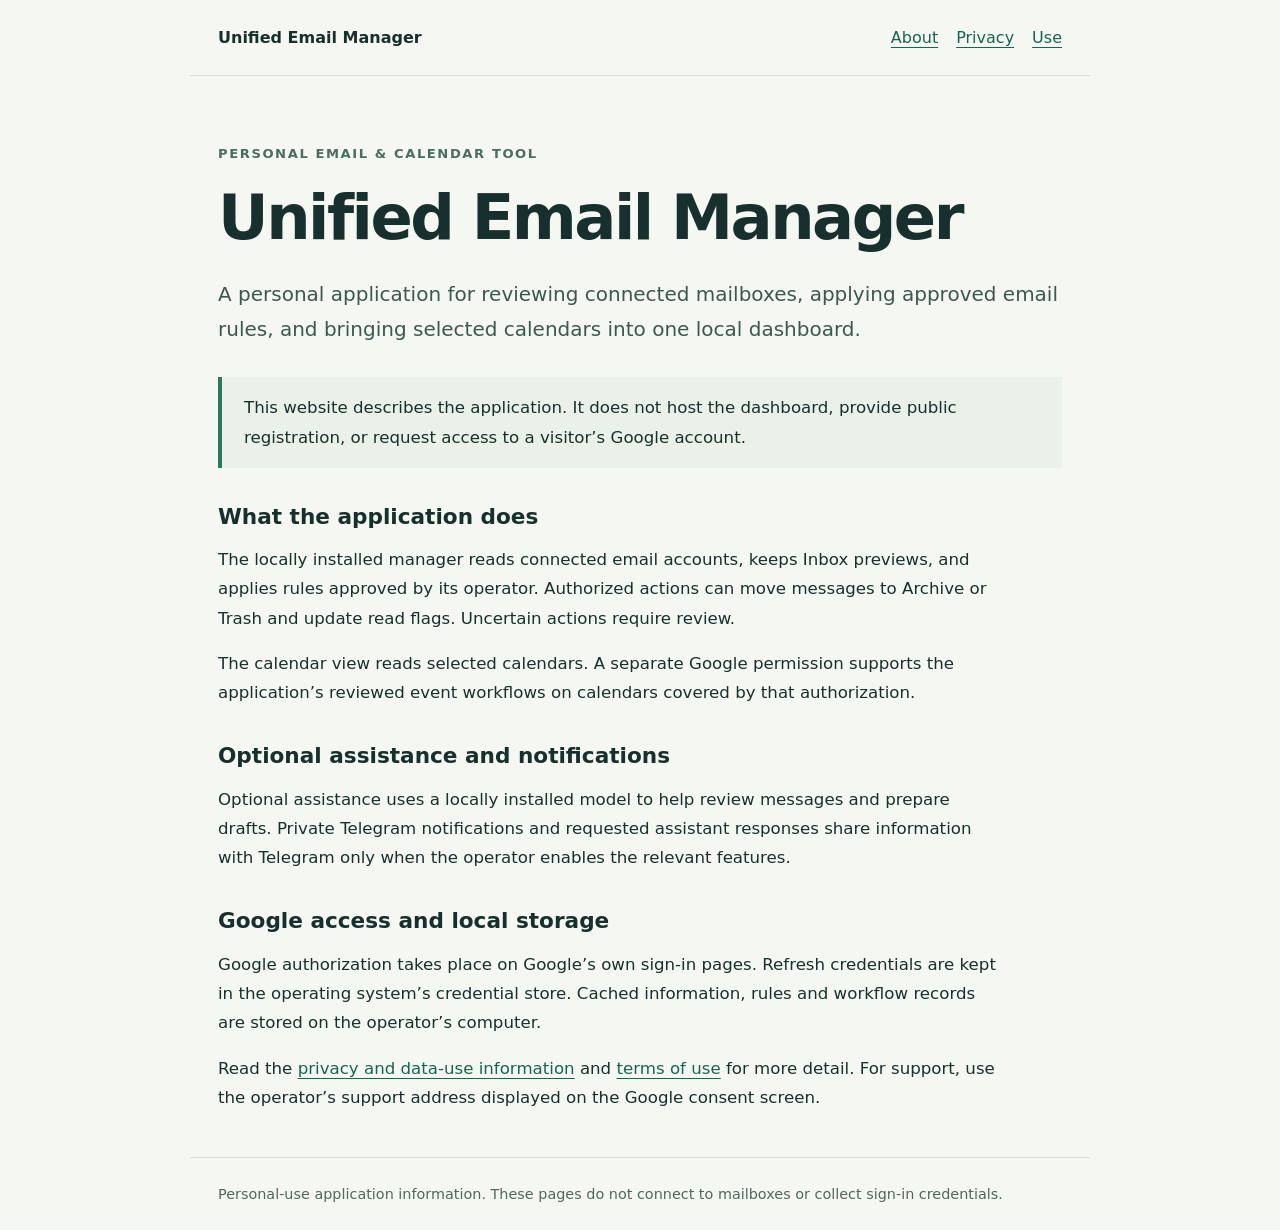
<file: index.html>
<!doctype html>
<html lang="en"><head><meta charset="utf-8"><meta name="viewport" content="width=device-width, initial-scale=1"><meta name="description" content="Information about Unified Email Manager, an operator-controlled personal email and calendar application."><title>About · Unified Email Manager</title><link rel="stylesheet" href="styles.css"></head>
<body><header><a href="index.html">Unified Email Manager</a><nav aria-label="Main navigation"><a href="index.html">About</a><a href="privacy.html">Privacy</a><a href="terms.html">Use</a></nav></header><main><p class="eyebrow">Personal email &amp; calendar tool</p><h1>Unified Email Manager</h1><p class="lead">A personal application for reviewing connected mailboxes, applying approved email rules, and bringing selected calendars into one local dashboard.</p><div class="note"><p>This website describes the application. It does not host the dashboard, provide public registration, or request access to a visitor’s Google account.</p></div><h2>What the application does</h2><p>The locally installed manager reads connected email accounts, keeps Inbox previews, and applies rules approved by its operator. Authorized actions can move messages to Archive or Trash and update read flags. Uncertain actions require review.</p><p>The calendar view reads selected calendars. A separate Google permission supports the application’s reviewed event workflows on calendars covered by that authorization.</p><h2>Optional assistance and notifications</h2><p>Optional assistance uses a locally installed model to help review messages and prepare drafts. Private Telegram notifications and requested assistant responses share information with Telegram only when the operator enables the relevant features.</p><h2>Google access and local storage</h2><p>Google authorization takes place on Google’s own sign-in pages. Refresh credentials are kept in the operating system’s credential store. Cached information, rules and workflow records are stored on the operator’s computer.</p><p>Read the <a href="privacy.html">privacy and data-use information</a> and <a href="terms.html">terms of use</a> for more detail. For support, use the operator’s support address displayed on the Google consent screen.</p></main><footer>Personal-use application information. These pages do not connect to mailboxes or collect sign-in credentials.</footer></body></html>
</file>
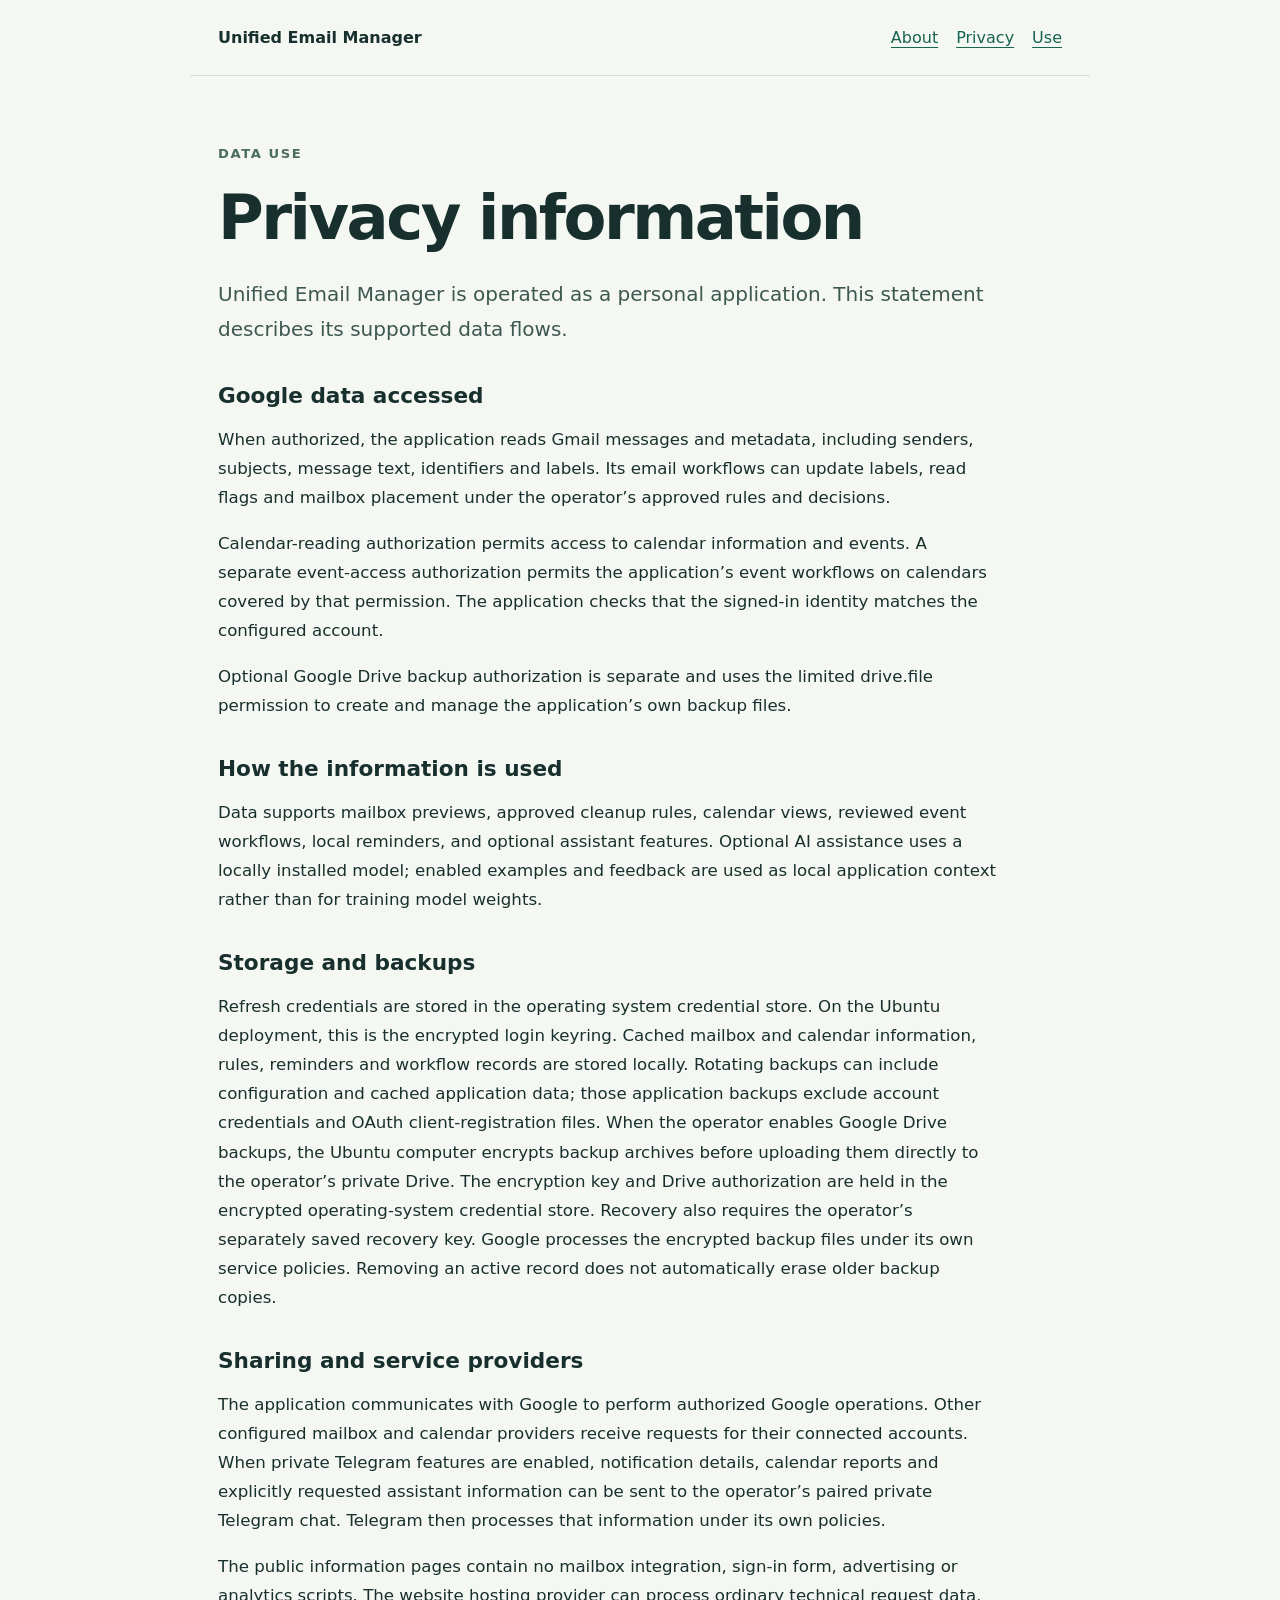
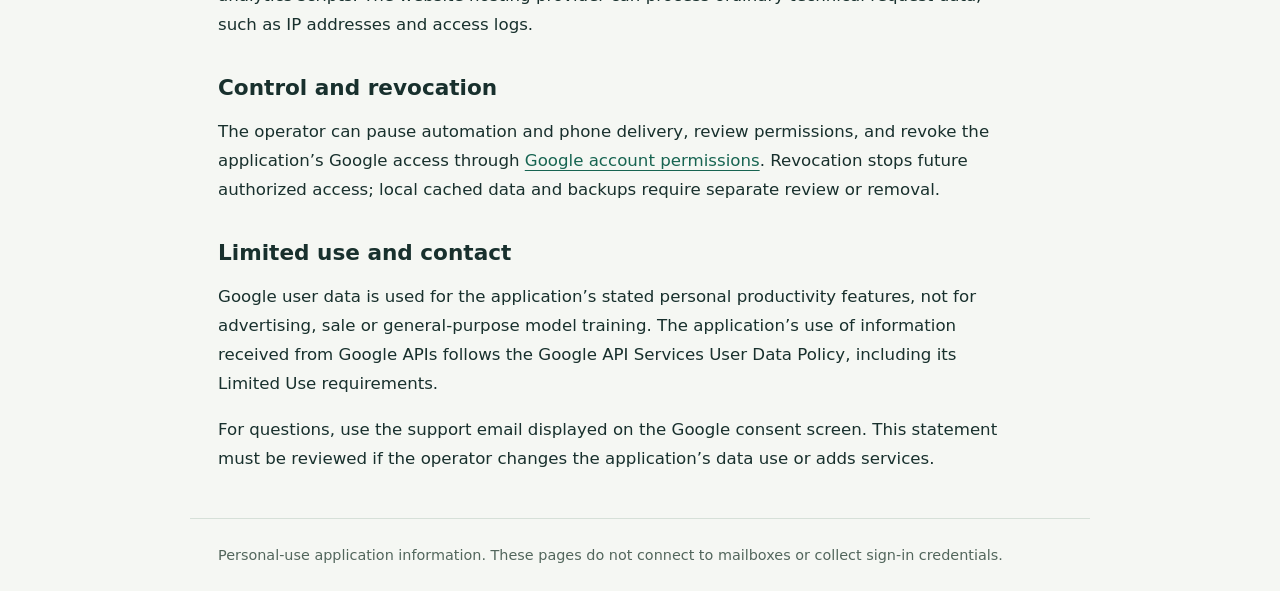
<file: privacy.html>
<!doctype html>
<html lang="en"><head><meta charset="utf-8"><meta name="viewport" content="width=device-width, initial-scale=1"><meta name="description" content="Information about Unified Email Manager, an operator-controlled personal email and calendar application."><title>Privacy · Unified Email Manager</title><link rel="stylesheet" href="styles.css"></head>
<body><header><a href="index.html">Unified Email Manager</a><nav aria-label="Main navigation"><a href="index.html">About</a><a href="privacy.html">Privacy</a><a href="terms.html">Use</a></nav></header><main><p class="eyebrow">Data use</p><h1>Privacy information</h1><p class="lead">Unified Email Manager is operated as a personal application. This statement describes its supported data flows.</p><h2>Google data accessed</h2><p>When authorized, the application reads Gmail messages and metadata, including senders, subjects, message text, identifiers and labels. Its email workflows can update labels, read flags and mailbox placement under the operator’s approved rules and decisions.</p><p>Calendar-reading authorization permits access to calendar information and events. A separate event-access authorization permits the application’s event workflows on calendars covered by that permission. The application checks that the signed-in identity matches the configured account.</p><p>Optional Google Drive backup authorization is separate and uses the limited drive.file permission to create and manage the application’s own backup files.</p><h2>How the information is used</h2><p>Data supports mailbox previews, approved cleanup rules, calendar views, reviewed event workflows, local reminders, and optional assistant features. Optional AI assistance uses a locally installed model; enabled examples and feedback are used as local application context rather than for training model weights.</p><h2>Storage and backups</h2><p>Refresh credentials are stored in the operating system credential store. On the Ubuntu deployment, this is the encrypted login keyring. Cached mailbox and calendar information, rules, reminders and workflow records are stored locally. Rotating backups can include configuration and cached application data; those application backups exclude account credentials and OAuth client-registration files. When the operator enables Google Drive backups, the Ubuntu computer encrypts backup archives before uploading them directly to the operator’s private Drive. The encryption key and Drive authorization are held in the encrypted operating-system credential store. Recovery also requires the operator’s separately saved recovery key. Google processes the encrypted backup files under its own service policies. Removing an active record does not automatically erase older backup copies.</p><h2>Sharing and service providers</h2><p>The application communicates with Google to perform authorized Google operations. Other configured mailbox and calendar providers receive requests for their connected accounts. When private Telegram features are enabled, notification details, calendar reports and explicitly requested assistant information can be sent to the operator’s paired private Telegram chat. Telegram then processes that information under its own policies.</p><p>The public information pages contain no mailbox integration, sign-in form, advertising or analytics scripts. The website hosting provider can process ordinary technical request data, such as IP addresses and access logs.</p><h2>Control and revocation</h2><p>The operator can pause automation and phone delivery, review permissions, and revoke the application’s Google access through <a href="https://myaccount.google.com/permissions">Google account permissions</a>. Revocation stops future authorized access; local cached data and backups require separate review or removal.</p><h2>Limited use and contact</h2><p>Google user data is used for the application’s stated personal productivity features, not for advertising, sale or general-purpose model training. The application’s use of information received from Google APIs follows the Google API Services User Data Policy, including its Limited Use requirements.</p><p>For questions, use the support email displayed on the Google consent screen. This statement must be reviewed if the operator changes the application’s data use or adds services.</p></main><footer>Personal-use application information. These pages do not connect to mailboxes or collect sign-in credentials.</footer></body></html>
</file>
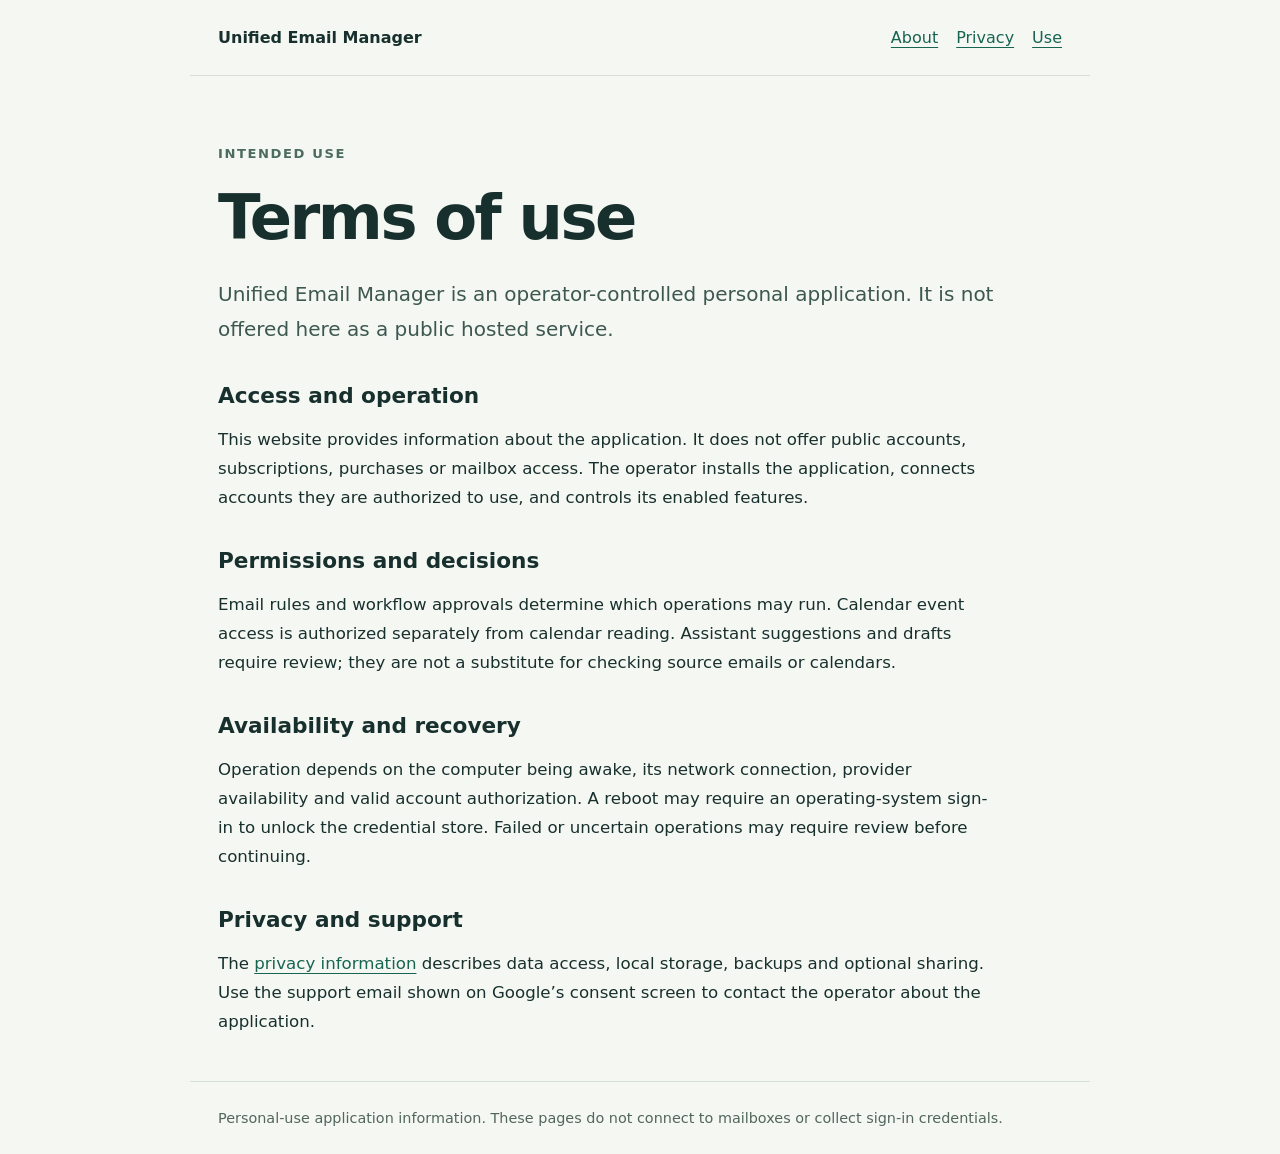
<file: terms.html>
<!doctype html>
<html lang="en"><head><meta charset="utf-8"><meta name="viewport" content="width=device-width, initial-scale=1"><meta name="description" content="Information about Unified Email Manager, an operator-controlled personal email and calendar application."><title>Terms of use · Unified Email Manager</title><link rel="stylesheet" href="styles.css"></head>
<body><header><a href="index.html">Unified Email Manager</a><nav aria-label="Main navigation"><a href="index.html">About</a><a href="privacy.html">Privacy</a><a href="terms.html">Use</a></nav></header><main><p class="eyebrow">Intended use</p><h1>Terms of use</h1><p class="lead">Unified Email Manager is an operator-controlled personal application. It is not offered here as a public hosted service.</p><h2>Access and operation</h2><p>This website provides information about the application. It does not offer public accounts, subscriptions, purchases or mailbox access. The operator installs the application, connects accounts they are authorized to use, and controls its enabled features.</p><h2>Permissions and decisions</h2><p>Email rules and workflow approvals determine which operations may run. Calendar event access is authorized separately from calendar reading. Assistant suggestions and drafts require review; they are not a substitute for checking source emails or calendars.</p><h2>Availability and recovery</h2><p>Operation depends on the computer being awake, its network connection, provider availability and valid account authorization. A reboot may require an operating-system sign-in to unlock the credential store. Failed or uncertain operations may require review before continuing.</p><h2>Privacy and support</h2><p>The <a href="privacy.html">privacy information</a> describes data access, local storage, backups and optional sharing. Use the support email shown on Google’s consent screen to contact the operator about the application.</p></main><footer>Personal-use application information. These pages do not connect to mailboxes or collect sign-in credentials.</footer></body></html>
</file>
<file: styles.css>
:root{color-scheme:light;font-family:system-ui,-apple-system,"Segoe UI",sans-serif;color:#18302d;background:#f5f7f3}*{box-sizing:border-box}body{margin:0}header,main,footer{max-width:900px;margin:auto;padding:28px}header{display:flex;gap:22px;justify-content:space-between;align-items:center;border-bottom:1px solid #d6e0d8}a{color:#176451;text-underline-offset:4px}nav{display:flex;gap:18px;flex-wrap:wrap}header>a{font-weight:750;text-decoration:none;color:inherit}main{padding-top:54px;min-height:70vh}.eyebrow{font-size:.82rem;letter-spacing:.12em;text-transform:uppercase;color:#4c6c60;font-weight:650}h1{font-size:clamp(2.1rem,6vw,3.9rem);line-height:1.08;letter-spacing:-.04em;max-width:760px;margin:18px 0 26px}h2{font-size:1.35rem;margin:36px 0 12px}p,li{font-size:1.04rem;line-height:1.75;max-width:74ch}.lead{font-size:1.25rem;color:#3d5850}.note{border-left:4px solid #2d7861;background:#e9f1e9;padding:16px 22px;margin:30px 0}.note p{margin:0}footer{border-top:1px solid #d6e0d8;color:#52665c;font-size:.9rem}a:focus-visible{outline:3px solid #176451;outline-offset:5px}@media(max-width:620px){header{align-items:flex-start;flex-direction:column;padding:22px}main,footer{padding:26px 22px}h1{margin-top:16px}}
</file>
